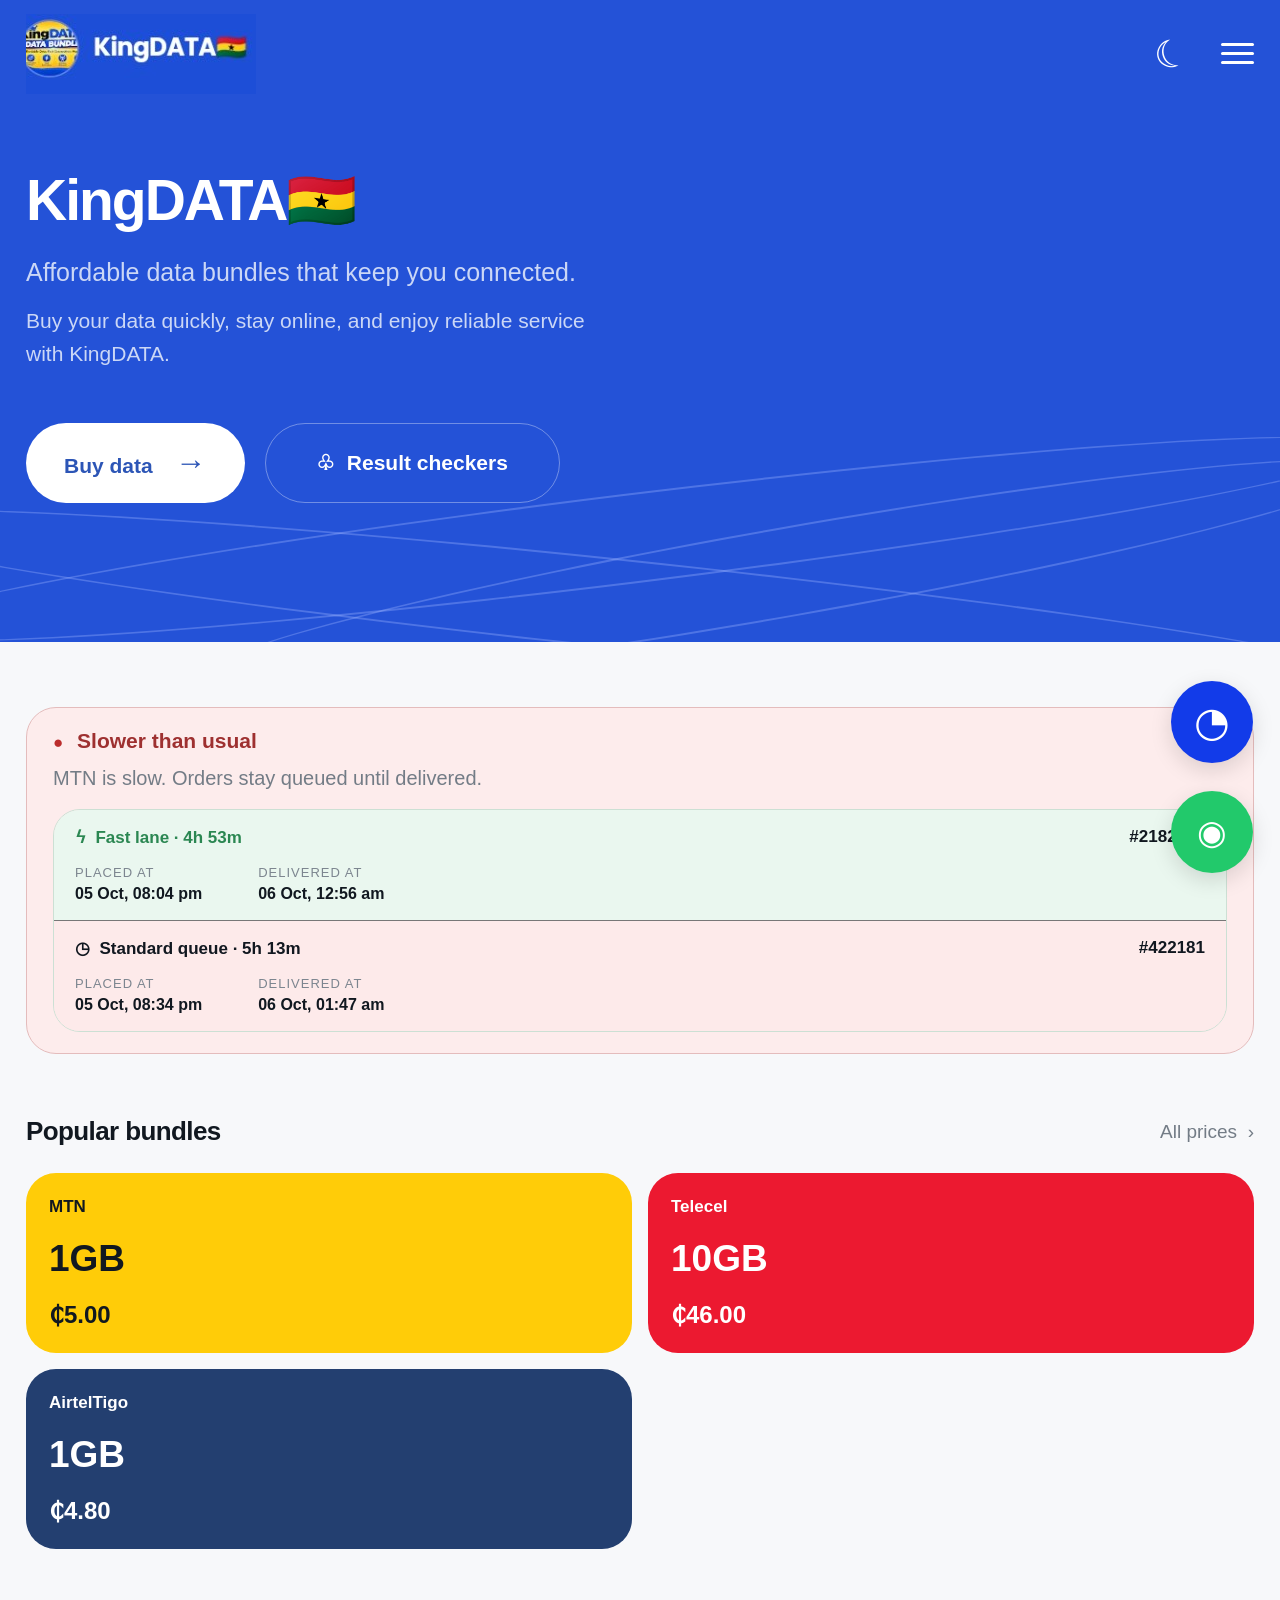
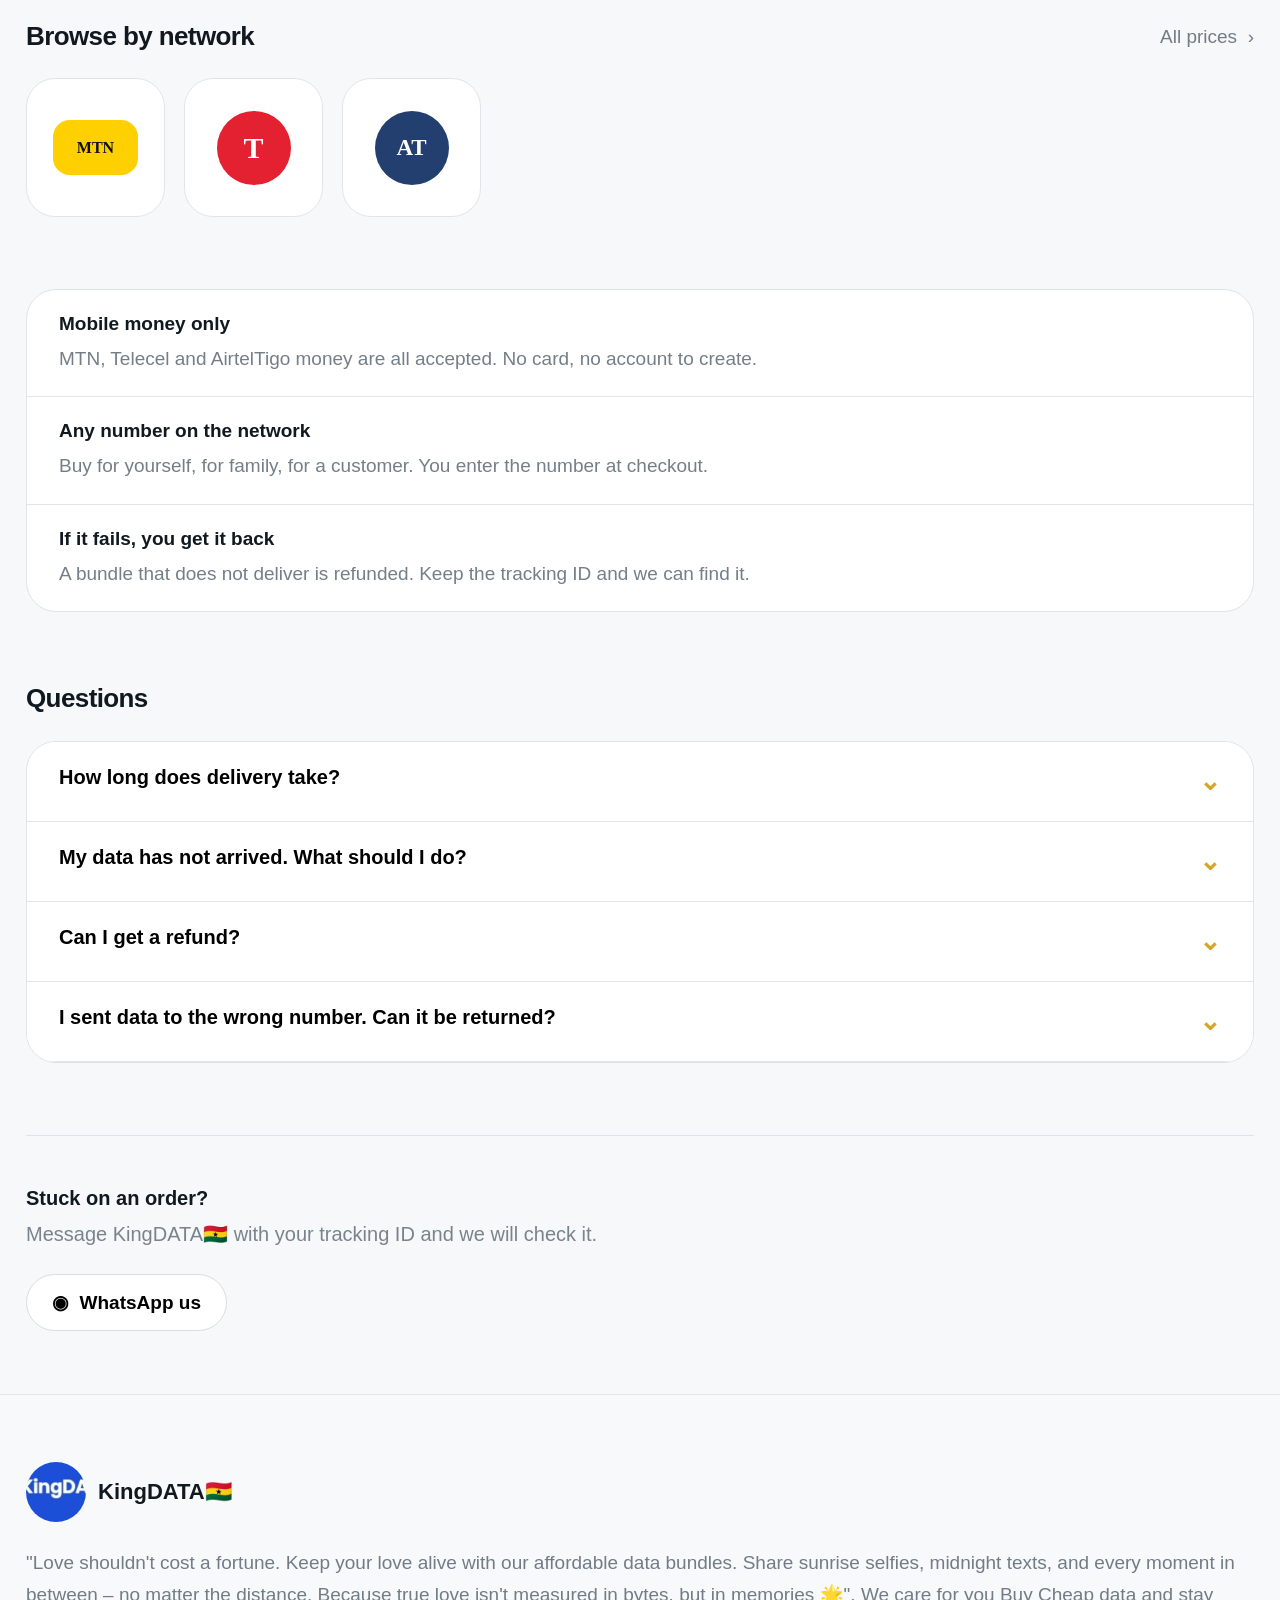
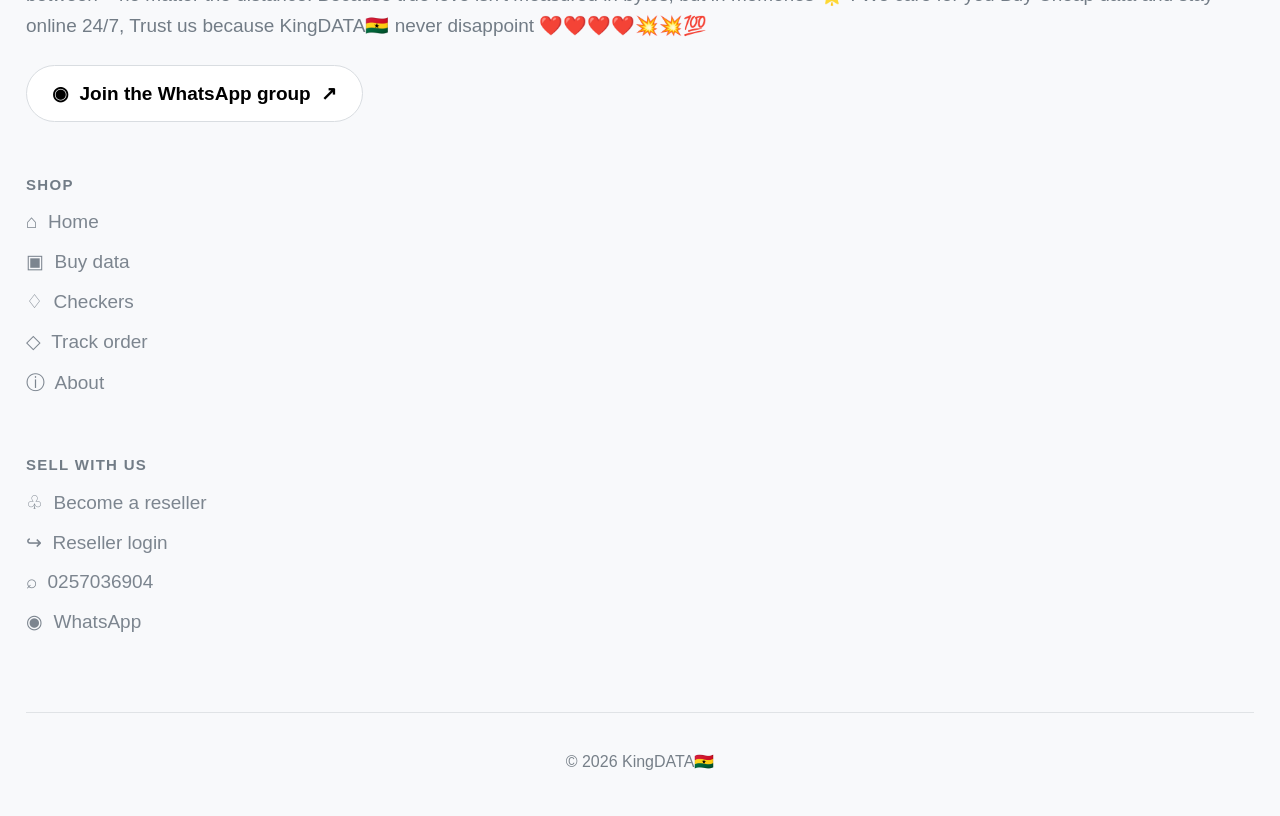
<file: index-5.html>
<!doctype html>
<html lang="en">
<head>
<meta charset="utf-8">
<meta name="viewport" content="width=device-width,initial-scale=1,viewport-fit=cover">
<title>KingDATA 🇬🇭</title>
<style>*{box-sizing:border-box}html,body{margin:0;padding:0}body{font-family:Arial,Helvetica,sans-serif;background:#f7f8fa;color:#111820}.header{height:107px;background:#2452d7;display:flex;align-items:center;justify-content:space-between;padding:0 26px;position:sticky;top:0;z-index:10}.brand{width:230px;height:80px;object-fit:cover}.header-icons{display:flex;align-items:center;gap:27px}.moon{background:none;border:0;color:#fff;font-size:38px;transform:rotate(-18deg)}.hamburger{border:0;background:none;width:33px;padding:0}.hamburger i{display:block;height:3px;background:#fff;margin:6px 0;border-radius:5px}.hero{height:535px;background:#2452d7;color:white;padding:65px 26px 0;position:relative;overflow:hidden}.hero h1{font-size:57px;line-height:1;margin:0 0 29px;letter-spacing:-2px}.tag{font-size:25px;color:#cbd7f6;margin:0 0 18px}.desc{font-size:21px;line-height:1.55;color:#cbd7f6;margin:0}.hero-buttons{display:flex;gap:20px;margin-top:53px;position:relative;z-index:2}.hero-buttons button{height:80px;border-radius:42px;padding:0 38px;font-size:21px;font-weight:700}.buy{border:0;background:#fff;color:#2c55b6;min-width:217px}.buy span{font-size:31px;margin-left:17px}.check{border:1px solid rgba(255,255,255,.35);background:transparent;color:#fff;min-width:295px}.wave{position:absolute;border:2px solid rgba(158,180,255,.35);border-radius:50%;height:90px}.w1{width:118%;left:-10%;bottom:58px;transform:rotate(-7deg)}.w2{width:93%;left:15%;bottom:25px;transform:rotate(-10deg)}.w3{width:125%;left:-14%;bottom:-7px;transform:rotate(6deg)}.status{padding:65px 26px 62px}.status-box{background:#fdecec;border:1px solid #e4bcbc;border-radius:30px;padding:21px 26px}.status-box h3{margin:0;color:#9e3030;font-size:21px}.status-box h3 b{color:#bb2d2d;font-size:17px;margin-right:8px}.status-box>p{font-size:20px;color:#737c86;margin:14px 0 19px}.orders{border:1px solid #cce0d4;border-radius:27px;overflow:hidden}.order{padding:17px 21px}.fast{background:#eaf7ef}.standard{background:#fdeaea;border-top:1px solid #777}.order-top{display:flex;justify-content:space-between;font-size:17px}.fast .order-top strong{color:#2b8752}.times{display:flex;gap:56px;margin-top:17px}.times span{color:#7c858f;font-size:13px;letter-spacing:1px}.times strong{display:block;color:#111820;font-size:16px;letter-spacing:0;margin-top:5px}.content{padding:0 26px}.title-row{display:flex;align-items:center;justify-content:space-between;margin-bottom:26px}.title-row h2,.questions-title{font-size:26px;margin:0;font-weight:800;letter-spacing:-.6px}.title-row a{font-size:19px;color:#737c86}.bundles{display:grid;grid-template-columns:1fr 1fr;gap:16px}.bundle{height:180px;border-radius:30px;padding:24px 23px;display:flex;flex-direction:column;justify-content:space-between}.bundle small{font-size:17px;font-weight:700}.bundle strong{font-size:37px}.bundle b{font-size:24px}.mtn{background:#ffcc08}.telecel{background:#ec1930;color:#fff}.airtel{background:#233f70;color:#fff}.network-title{margin-top:72px}.network{display:flex;gap:19px}.network-card{height:139px;width:139px;background:#fff;border:1px solid #e2e5e8;border-radius:29px;display:grid;place-items:center}.network-card span{display:grid;place-items:center;font-family:Georgia,serif;font-weight:bold}.mtn-logo{background:#ffd000;border-radius:17px;width:85px;height:55px;border:3px solid #ffd000;color:#111}.t-logo,.at-logo{width:74px;height:74px;border-radius:50%;color:#fff;font-size:30px}.t-logo{background:#e42131}.at-logo{background:#233f70;font-size:23px}.rules{margin:72px 0 71px;background:#fff;border:1px solid #e0e3e7;border-radius:30px;overflow:hidden}.rules article{padding:23px 32px;border-bottom:1px solid #e3e5e8}.rules article:last-child{border-bottom:0}.rules h3{margin:0 0 9px;font-size:19px}.rules p{margin:0;color:#747e88;font-size:19px;line-height:1.55}.questions-title{margin-bottom:27px}.faq{background:#fff;border:1px solid #e0e3e7;border-radius:30px;overflow:hidden}.faq button{width:100%;background:#fff;border:0;border-bottom:1px solid #e3e5e8;padding:24px 32px;text-align:left;font-size:20px;font-weight:700;display:flex;justify-content:space-between}.faq button span{color:#d5a62b;font-size:26px}.answer{display:none;color:#747e88;padding:0 32px 23px;font-size:17px;line-height:1.5}.answer.open{display:block}.stuck{margin-top:72px;padding-bottom:63px}.stuck hr{border:0;border-top:1px solid #dfe2e6;margin-bottom:51px}.stuck h2{font-size:20px;margin:0 0 10px}.stuck p{font-size:20px;line-height:1.45;color:#7a838d;margin:0 0 25px}.stuck button,.join{background:#fff;border:1px solid #d9dde1;border-radius:35px;padding:16px 25px;font-size:19px;font-weight:700}footer{background:#f8f9fb;border-top:1px solid #e3e5e7;padding:67px 26px 45px}.footer-brand{display:flex;align-items:center;gap:12px;margin-bottom:25px}.footer-brand img{width:60px;height:60px;object-fit:cover;border-radius:50%}.footer-brand strong{font-size:22px}footer>p{font-size:19px;line-height:1.65;color:#727c86;margin:0 0 24px}.join{margin-bottom:54px}.footer-links{display:grid;gap:43px}.footer-links h4{color:#727c86;letter-spacing:1.3px;font-size:15px;margin:0 0 18px}.footer-links a{display:block;color:#7c858f;font-size:19px;margin:17px 0}.copyright{text-align:center;border-top:1px solid #e0e3e6;margin-top:62px;padding-top:39px;color:#767f88}.float{position:fixed;right:27px;bottom:27px;display:flex;flex-direction:column;gap:28px;z-index:15}.float button,.menu-chat{border:0;width:82px;height:82px;border-radius:50%;color:#fff;font-size:41px;box-shadow:0 7px 22px #0002}.float button:first-child,.menu-chat{background:#123be9}.float button:last-child{background:#22c96b;font-size:34px}.menu{display:none;position:fixed;inset:0;background:#2452d7;color:white;z-index:50;padding:0 26px}.menu.show{display:block}.menu-header{height:107px;display:flex;justify-content:space-between;align-items:center}.menu-header img{width:230px;height:80px;object-fit:cover}.menu-header button{background:none;border:0;color:#fff;font-size:45px}.menu nav{padding-top:48px}.menu nav a{display:flex;gap:27px;align-items:center;color:#cbd7f6;font-size:38px;font-weight:800;margin-bottom:31px}.menu nav .selected{color:#fff}.menu hr{border:0;border-top:1px solid #ffffff2e;margin:65px 0 44px}.menu-contact a{display:flex;gap:19px;color:#cbd7f6;font-size:21px;margin:0 0 21px}.menu-chat{position:absolute;right:28px;bottom:155px}.menu-buy{position:absolute;left:26px;right:26px;bottom:26px;height:78px;border:0;border-radius:42px;background:#fff;color:#3158b6;font-size:20px;font-weight:800}@media(max-width:520px){.hero h1{font-size:54px}.tag{font-size:23px}.desc{font-size:19px}.hero-buttons{gap:18px}.hero-buttons button{padding:0 25px}.check{min-width:0;flex:1}.buy{min-width:0}.bundles{gap:15px}.bundle{padding:24px 21px}.times{gap:25px}}</style>

<style>
.page-layer{position:fixed;inset:0;background:#f7f8fa;z-index:80;overflow:auto;display:none}.page-layer.show{display:block}
.page-head{height:82px;background:#2452d7;color:#fff;display:flex;align-items:center;gap:16px;padding:0 22px;position:sticky;top:0;z-index:2}.page-head button{border:0;background:transparent;color:#fff;font-size:30px;cursor:pointer}.page-head h1{font-size:23px;margin:0}
.page-body{max-width:760px;margin:0 auto;padding:28px 22px 100px}.page-card{background:#fff;border:1px solid #e1e5e9;border-radius:24px;padding:22px;margin-bottom:16px}.page-card h2{margin:0 0 8px}.page-card p{color:#6f7883;line-height:1.55}
.choice-grid{display:grid;grid-template-columns:1fr 1fr;gap:14px}.choice{border:0;border-radius:20px;padding:20px;text-align:left;font-weight:800;cursor:pointer}.choice.mtn{background:#ffcc08}.choice.telecel{background:#ec1930;color:#fff}.choice.airtel{background:#233f70;color:#fff}
.form{display:grid;gap:14px}.form input,.form select{width:100%;padding:16px;border:1px solid #d7dce1;border-radius:14px;font-size:16px;background:#fff}.primary{border:0;background:#2452d7;color:#fff;border-radius:15px;padding:16px;font-weight:800;cursor:pointer}.secondary{border:1px solid #d5dbe2;background:#fff;border-radius:15px;padding:15px;font-weight:700;cursor:pointer}.notice{padding:15px;border-radius:15px;background:#eef4ff;color:#2452d7;margin-top:12px}.toast{position:fixed;left:50%;bottom:25px;transform:translateX(-50%);background:#111827;color:#fff;padding:14px 20px;border-radius:30px;z-index:200;display:none}
body.dark{background:#111827;color:#f5f7fb}body.dark .page-layer{background:#111827}body.dark .page-card{background:#182131;border-color:#344154}body.dark .page-card p{color:#b9c2cf}
@media(max-width:520px){.choice-grid{grid-template-columns:1fr}.page-body{padding-left:16px;padding-right:16px}}
</style></head>
<body>
<header class="header">
  <img src="[data-uri]" class="brand" alt="KingDATA">
  <div class="header-icons">
    <button class="moon" aria-label="dark mode">☾</button>
    <button class="hamburger" onclick="openMenu()" aria-label="menu"><i></i><i></i><i></i></button>
  </div>
</header>

<section class="hero">
  <h1>KingDATA🇬🇭</h1>
  <p class="tag">Affordable data bundles that keep you connected.</p>
  <p class="desc">Buy your data quickly, stay online, and enjoy reliable service<br>with KingDATA.</p>
  <div class="hero-buttons">
    <button class="buy">Buy data <span>→</span></button>
    <button class="check">♧&nbsp; Result checkers</button>
  </div>
  <div class="wave w1"></div><div class="wave w2"></div><div class="wave w3"></div>
</section>

<section class="status">
  <div class="status-box">
    <h3><b>●</b> Slower than usual</h3>
    <p>MTN is slow. Orders stay queued until delivered.</p>
    <div class="orders">
      <div class="order fast">
        <div class="order-top"><strong>ϟ&nbsp; Fast lane · 4h 53m</strong><b>#2182882</b></div>
        <div class="times"><span>PLACED AT<strong>05 Oct, 08:04 pm</strong></span><span>DELIVERED AT<strong>06 Oct, 12:56 am</strong></span></div>
      </div>
      <div class="order standard">
        <div class="order-top"><strong>◷&nbsp; Standard queue · 5h 13m</strong><b>#422181</b></div>
        <div class="times"><span>PLACED AT<strong>05 Oct, 08:34 pm</strong></span><span>DELIVERED AT<strong>06 Oct, 01:47 am</strong></span></div>
      </div>
    </div>
  </div>
</section>

<section class="content">
  <div class="title-row"><h2>Popular bundles</h2><a>All prices&nbsp; ›</a></div>
  <div class="bundles">
    <div class="bundle mtn"><small>MTN</small><strong>1GB</strong><b>₵5.00</b></div>
    <div class="bundle telecel"><small>Telecel</small><strong>10GB</strong><b>₵46.00</b></div>
    <div class="bundle airtel"><small>AirtelTigo</small><strong>1GB</strong><b>₵4.80</b></div>
  </div>

  <div class="title-row network-title"><h2>Browse by network</h2><a>All prices&nbsp; ›</a></div>
  <div class="network">
    <div class="network-card"><span class="mtn-logo">MTN</span></div>
    <div class="network-card"><span class="t-logo">T</span></div>
    <div class="network-card"><span class="at-logo">AT</span></div>
  </div>

  <div class="rules">
    <article><h3>Mobile money only</h3><p>MTN, Telecel and AirtelTigo money are all accepted. No card, no account to create.</p></article>
    <article><h3>Any number on the network</h3><p>Buy for yourself, for family, for a customer. You enter the number at checkout.</p></article>
    <article><h3>If it fails, you get it back</h3><p>A bundle that does not deliver is refunded. Keep the tracking ID and we can find it.</p></article>
  </div>

  <h2 class="questions-title">Questions</h2>
  <div class="faq">
    <button onclick="faq(this)">How long does delivery take?<span>⌄</span></button><div class="answer">Delivery depends on the network and current queue.</div>
    <button onclick="faq(this)">My data has not arrived. What should I do?<span>⌄</span></button><div class="answer">Keep your tracking ID and contact KingDATA support.</div>
    <button onclick="faq(this)">Can I get a refund?<span>⌄</span></button><div class="answer">Undelivered bundles are refunded according to the order policy.</div>
    <button onclick="faq(this)">I sent data to the wrong number. Can it be returned?<span>⌄</span></button><div class="answer">Contact support immediately with your tracking ID.</div>
  </div>

  <div class="stuck">
    <hr><h2>Stuck on an order?</h2><p>Message KingDATA🇬🇭 with your tracking ID and we will check it.</p>
    <button>◉&nbsp; WhatsApp us</button>
  </div>
</section>

<footer>
  <div class="footer-brand"><img src="[data-uri]"><strong>KingDATA🇬🇭</strong></div>
  <p>"Love shouldn't cost a fortune. Keep your love alive with our affordable data bundles. Share sunrise selfies, midnight texts, and every moment in between – no matter the distance. Because true love isn't measured in bytes, but in memories 🌟". We care for you Buy Cheap data and stay online 24/7, Trust us because KingDATA🇬🇭 never disappoint ❤️❤️❤️❤️💥💥💯</p>
  <button class="join">◉&nbsp; Join the WhatsApp group&nbsp; ↗</button>
  <div class="footer-links">
    <div><h4>SHOP</h4><a>⌂&nbsp; Home</a><a>▣&nbsp; Buy data</a><a>♢&nbsp; Checkers</a><a>◇&nbsp; Track order</a><a>ⓘ&nbsp; About</a></div>
    <div><h4>SELL WITH US</h4><a>♧&nbsp; Become a reseller</a><a>↪&nbsp; Reseller login</a><a>⌕&nbsp; 0257036904</a><a>◉&nbsp; WhatsApp</a></div>
  </div>
  <div class="copyright">© 2026 KingDATA🇬🇭</div>
</footer>

<div class="float"><button>◔</button><button>◉</button></div>

<div id="menu" class="menu">
  <div class="menu-header"><img src="[data-uri]"><button onclick="closeMenu()">×</button></div>
  <nav>
    <a class="selected">⌂ <span>Home</span></a>
    <a>▣ <span>Buy data</span></a>
    <a>♢ <span>Checkers</span></a>
    <a>◇ <span>Track order</span></a>
    <a>ⓘ <span>About</span></a>
    <a>♧ <span>Sell with us</span></a>
  </nav>
  <hr>
  <div class="menu-contact"><a>⌕ <span>Check a number</span></a><a>⌕ <span>0257036904</span></a><a>◉ <span>WhatsApp</span></a></div>
  <button class="menu-chat">◔</button>
  <button class="menu-buy">Buy data&nbsp; →</button>
</div>
<script>
function openMenu(){document.getElementById('menu').classList.add('show');document.body.style.overflow='hidden'}
function closeMenu(){document.getElementById('menu').classList.remove('show');document.body.style.overflow=''}
function faq(x){let a=x.nextElementSibling;a.classList.toggle('open');x.querySelector('span').textContent=a.classList.contains('open')?'⌃':'⌄'}
</script>

<script>
const phone="233257036904";
const prices=[
 {network:"MTN",size:"1GB",price:"₵5.00"},
 {network:"MTN",size:"2GB",price:"₵10.00"},
 {network:"Telecel",size:"10GB",price:"₵46.00"},
 {network:"AirtelTigo",size:"1GB",price:"₵4.80"}
];
function openMenu(){document.getElementById('menu').classList.add('show');document.body.style.overflow='hidden'}
function closeMenu(){document.getElementById('menu').classList.remove('show');document.body.style.overflow=''}
function faq(x){let a=x.nextElementSibling;a.classList.toggle('open');x.querySelector('span').textContent=a.classList.contains('open')?'⌃':'⌄'}
function toast(m){let t=document.getElementById('toast');t.textContent=m;t.style.display='block';clearTimeout(window._t);window._t=setTimeout(()=>t.style.display='none',2500)}
function closePage(){document.getElementById('appPage').classList.remove('show');document.body.style.overflow=''}
function showPage(title,body){document.getElementById('pageTitle').textContent=title;document.getElementById('pageBody').innerHTML=body;document.getElementById('appPage').classList.add('show');document.body.style.overflow='auto';closeMenu();window.scrollTo(0,0)}
function buyPage(network){
 showPage("Buy data",'<div class="page-card"><h2>Buy data</h2><p>Select your network and bundle.</p><div class="choice-grid"><button class="choice mtn" onclick="selectNet(\'MTN\')">MTN</button><button class="choice telecel" onclick="selectNet(\'Telecel\')">Telecel</button><button class="choice airtel" onclick="selectNet(\'AirtelTigo\')">AirtelTigo</button></div></div><div class="page-card"><form class="form" onsubmit="checkout(event)"><label>Network<select id="net" onchange="refresh()"><option>MTN</option><option>Telecel</option><option>AirtelTigo</option></select></label><label>Bundle<select id="bundle"></select></label><label>Phone number<input id="num" inputmode="numeric" placeholder="0240000000" required></label><button class="primary">Continue to payment →</button></form><div id="paymsg"></div></div>');
 document.getElementById("net").value=network||"MTN";refresh();
}
function selectNet(n){document.getElementById("net").value=n;refresh();toast(n+" selected")}
function refresh(){let n=document.getElementById("net").value;document.getElementById("bundle").innerHTML=prices.filter(x=>x.network==n).map(x=>'<option>'+x.size+' — '+x.price+'</option>').join('')}
function checkout(e){e.preventDefault();let n=document.getElementById("num").value.replace(/\D/g,"");if(n.length<10){toast("Enter a valid Ghana number");return}document.getElementById("paymsg").innerHTML='<div class="notice">Order prepared for <b>'+n+'</b>. Payment can be connected to your gateway/API next.</div>'}
function pricesPage(filter){let a=filter?prices.filter(x=>x.network==filter):prices;showPage(filter?filter+" data":"All prices",a.map(x=>'<button class="page-card" style="width:100%;text-align:left;cursor:pointer" onclick="buyPage(\''+x.network+'\')"><b>'+x.network+'</b><h2>'+x.size+'</h2><p>'+x.price+'</p><strong style="color:#2452d7">Buy this bundle →</strong></button>').join(''))}
function checkerPage(){showPage("Result checkers",'<div class="page-card"><h2>Result checkers</h2><p>Enter your tracking ID.</p><form class="form" onsubmit="checkResult(event)"><input id="rid" placeholder="Tracking ID / order number" required><button class="primary">Check result</button></form><div id="rmsg"></div></div>')}
function checkResult(e){e.preventDefault();document.getElementById("rmsg").innerHTML='<div class="notice">Tracking ID <b>'+document.getElementById("rid").value+'</b> received. Connect your live order API here.</div>'}
function trackPage(){showPage("Track order",'<div class="page-card"><h2>Track your order</h2><p>Enter your tracking ID.</p><form class="form" onsubmit="track(event)"><input id="tid" placeholder="Tracking ID" required><button class="primary">Track order</button></form><div id="tmsg"></div></div>')}
function track(e){e.preventDefault();document.getElementById("tmsg").innerHTML='<div class="notice">Order <b>'+document.getElementById("tid").value+'</b> is ready for live tracking once the backend is connected.</div>'}
function aboutPage(){showPage("About",'<div class="page-card"><h2>About KingDATA 🇬🇭</h2><p>Affordable data bundles that keep you connected. Buy your data quickly, stay online, and enjoy reliable service with KingDATA.</p></div>')}
function resellerPage(){showPage("Sell with us",'<div class="page-card"><h2>Become a reseller</h2><p>Contact KingDATA to become a reseller.</p><button class="primary" onclick="whatsapp(\'Hello KingDATA, I want to become a reseller.\')">Contact us on WhatsApp</button></div>')}
function supportPage(){showPage("KingDATA support",'<div class="page-card"><h2>Need help?</h2><button class="primary" onclick="whatsapp()">WhatsApp us</button><button class="secondary" style="margin-top:10px" onclick="callUs()">Call 0257036904</button></div>')}
function whatsapp(m){location.href="https://wa.me/"+phone+"?text="+encodeURIComponent(m||"Hello KingDATA, I need support with my order.")}
function callUs(){location.href="tel:+233257036904"}
function toggleDark(){document.body.classList.toggle("dark");localStorage.kingdataDark=document.body.classList.contains("dark")?"1":"0"}
if(localStorage.kingdataDark==="1")document.body.classList.add("dark");
document.querySelector(".moon")?.addEventListener("click",toggleDark);
document.querySelector(".float button:first-child")?.addEventListener("click",supportPage);
document.querySelector(".float button:last-child")?.addEventListener("click",()=>whatsapp());
document.addEventListener("click",function(e){
 let b=e.target.closest("button,a");if(!b)return;
 let t=(b.textContent||"").trim().toLowerCase();
 if(t.includes("buy data")){e.preventDefault();buyPage();return}
 if(t.includes("result checkers")||t==="checkers"){e.preventDefault();checkerPage();return}
 if(t.includes("track order")){e.preventDefault();trackPage();return}
 if(t.includes("sell with us")||t.includes("become a reseller")){e.preventDefault();resellerPage();return}
 if(t==="about"||t.includes(" about")){e.preventDefault();aboutPage();return}
 if(t.includes("all prices")){e.preventDefault();pricesPage();return}
 if(t.includes("whatsapp")){e.preventDefault();whatsapp();return}
 if(t.includes("0257036904")){e.preventDefault();callUs();return}
});
</script>

<div id="appPage" class="page-layer">
<div class="page-head"><button onclick="closePage()">‹</button><h1 id="pageTitle">KingDATA</h1></div>
<div id="pageBody" class="page-body"></div>
</div><div id="toast" class="toast"></div>
</body></html>
</file>
